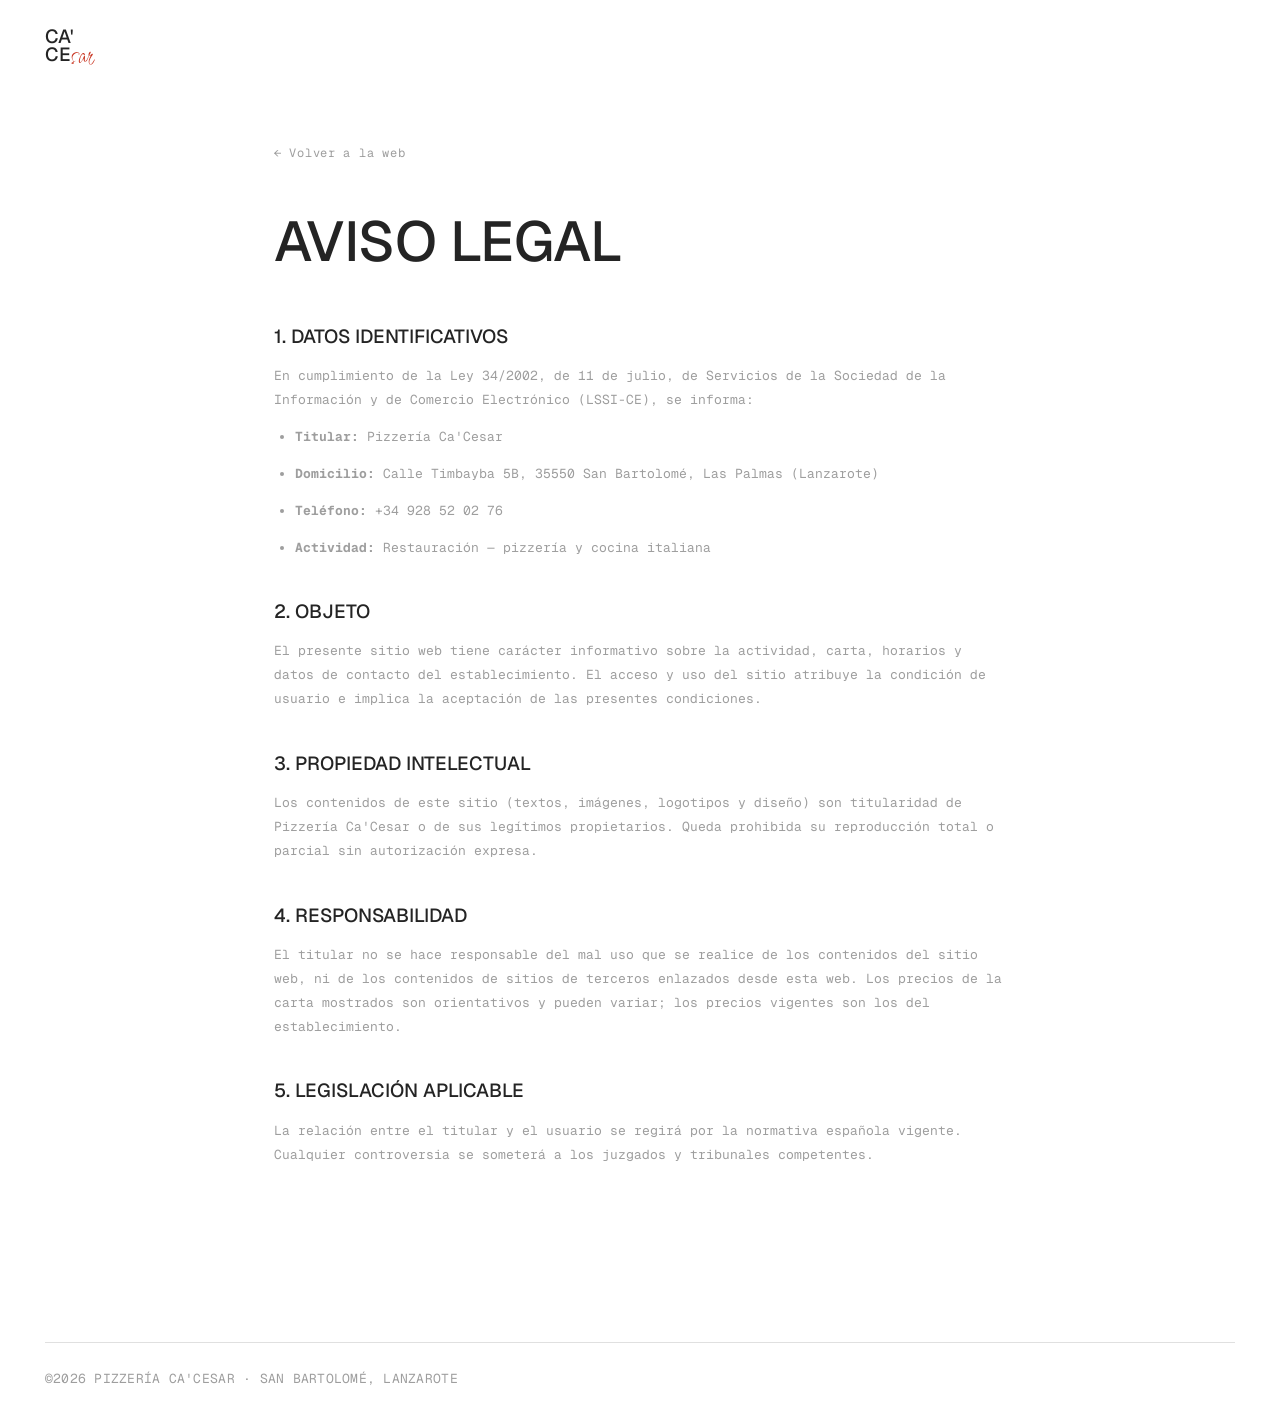
<file: aviso-legal.html>
<!DOCTYPE html>
<html lang="es">
<head>
  <meta charset="UTF-8">
  <meta name="viewport" content="width=device-width, initial-scale=1.0">

  <!-- Favicon (Google: imagen cuadrada, PNG/ICO/SVG, varios tamaños) -->
  <link rel="icon" href="/favicon.ico" sizes="32x32">
  <link rel="icon" type="image/svg+xml" href="/favicon.svg">
  <link rel="icon" type="image/png" sizes="16x16" href="/favicon-16x16.png">
  <link rel="icon" type="image/png" sizes="32x32" href="/favicon-32x32.png">
  <link rel="icon" type="image/png" sizes="48x48" href="/favicon-48x48.png">
  <link rel="apple-touch-icon" sizes="180x180" href="/apple-touch-icon.png">
  <link rel="manifest" href="/site.webmanifest">
  <meta name="theme-color" content="#c8321e">
  <title>Aviso Legal · Pizzería Ca'Cesar</title>
  <meta name="robots" content="noindex">
  <link rel="preconnect" href="https://fonts.googleapis.com">
  <link rel="preconnect" href="https://fonts.gstatic.com" crossorigin>
  <link href="https://fonts.googleapis.com/css2?family=Geist:wght@400;500;700&family=Geist+Mono:wght@400&family=Inspiration&display=swap" rel="stylesheet">
  <link rel="stylesheet" href="css/styles.css">
</head>
<body>
  <header class="nav">
    <a href="index.html" class="nav__logo" aria-label="Ca'Cesar — inicio">
      <span class="nav__logo-line">CA'</span>
      <span class="nav__logo-line">CE<em class="script">sar</em></span>
    </a>
  </header>
  <main class="legal">
    <a href="index.html" class="back">← Volver a la web</a>
    <h1>Aviso Legal</h1>

    <h2>1. Datos identificativos</h2>
    <p>En cumplimiento de la Ley 34/2002, de 11 de julio, de Servicios de la Sociedad de la Información y de Comercio Electrónico (LSSI-CE), se informa:</p>
    <ul>
      <li><strong>Titular:</strong> Pizzería Ca'Cesar</li>
      <li><strong>Domicilio:</strong> Calle Timbayba 5B, 35550 San Bartolomé, Las Palmas (Lanzarote)</li>
      <li><strong>Teléfono:</strong> +34 928 52 02 76</li>
      <li><strong>Actividad:</strong> Restauración — pizzería y cocina italiana</li>
    </ul>

    <h2>2. Objeto</h2>
    <p>El presente sitio web tiene carácter informativo sobre la actividad, carta, horarios y datos de contacto del establecimiento. El acceso y uso del sitio atribuye la condición de usuario e implica la aceptación de las presentes condiciones.</p>

    <h2>3. Propiedad intelectual</h2>
    <p>Los contenidos de este sitio (textos, imágenes, logotipos y diseño) son titularidad de Pizzería Ca'Cesar o de sus legítimos propietarios. Queda prohibida su reproducción total o parcial sin autorización expresa.</p>

    <h2>4. Responsabilidad</h2>
    <p>El titular no se hace responsable del mal uso que se realice de los contenidos del sitio web, ni de los contenidos de sitios de terceros enlazados desde esta web. Los precios de la carta mostrados son orientativos y pueden variar; los precios vigentes son los del establecimiento.</p>

    <h2>5. Legislación aplicable</h2>
    <p>La relación entre el titular y el usuario se regirá por la normativa española vigente. Cualquier controversia se someterá a los juzgados y tribunales competentes.</p>
  </main>
  <footer class="footer"><div class="footer__meta mono"><span>©2026 PIZZERÍA CA'CESAR · SAN BARTOLOMÉ, LANZAROTE</span></div></footer>
</body>
</html>
</file>
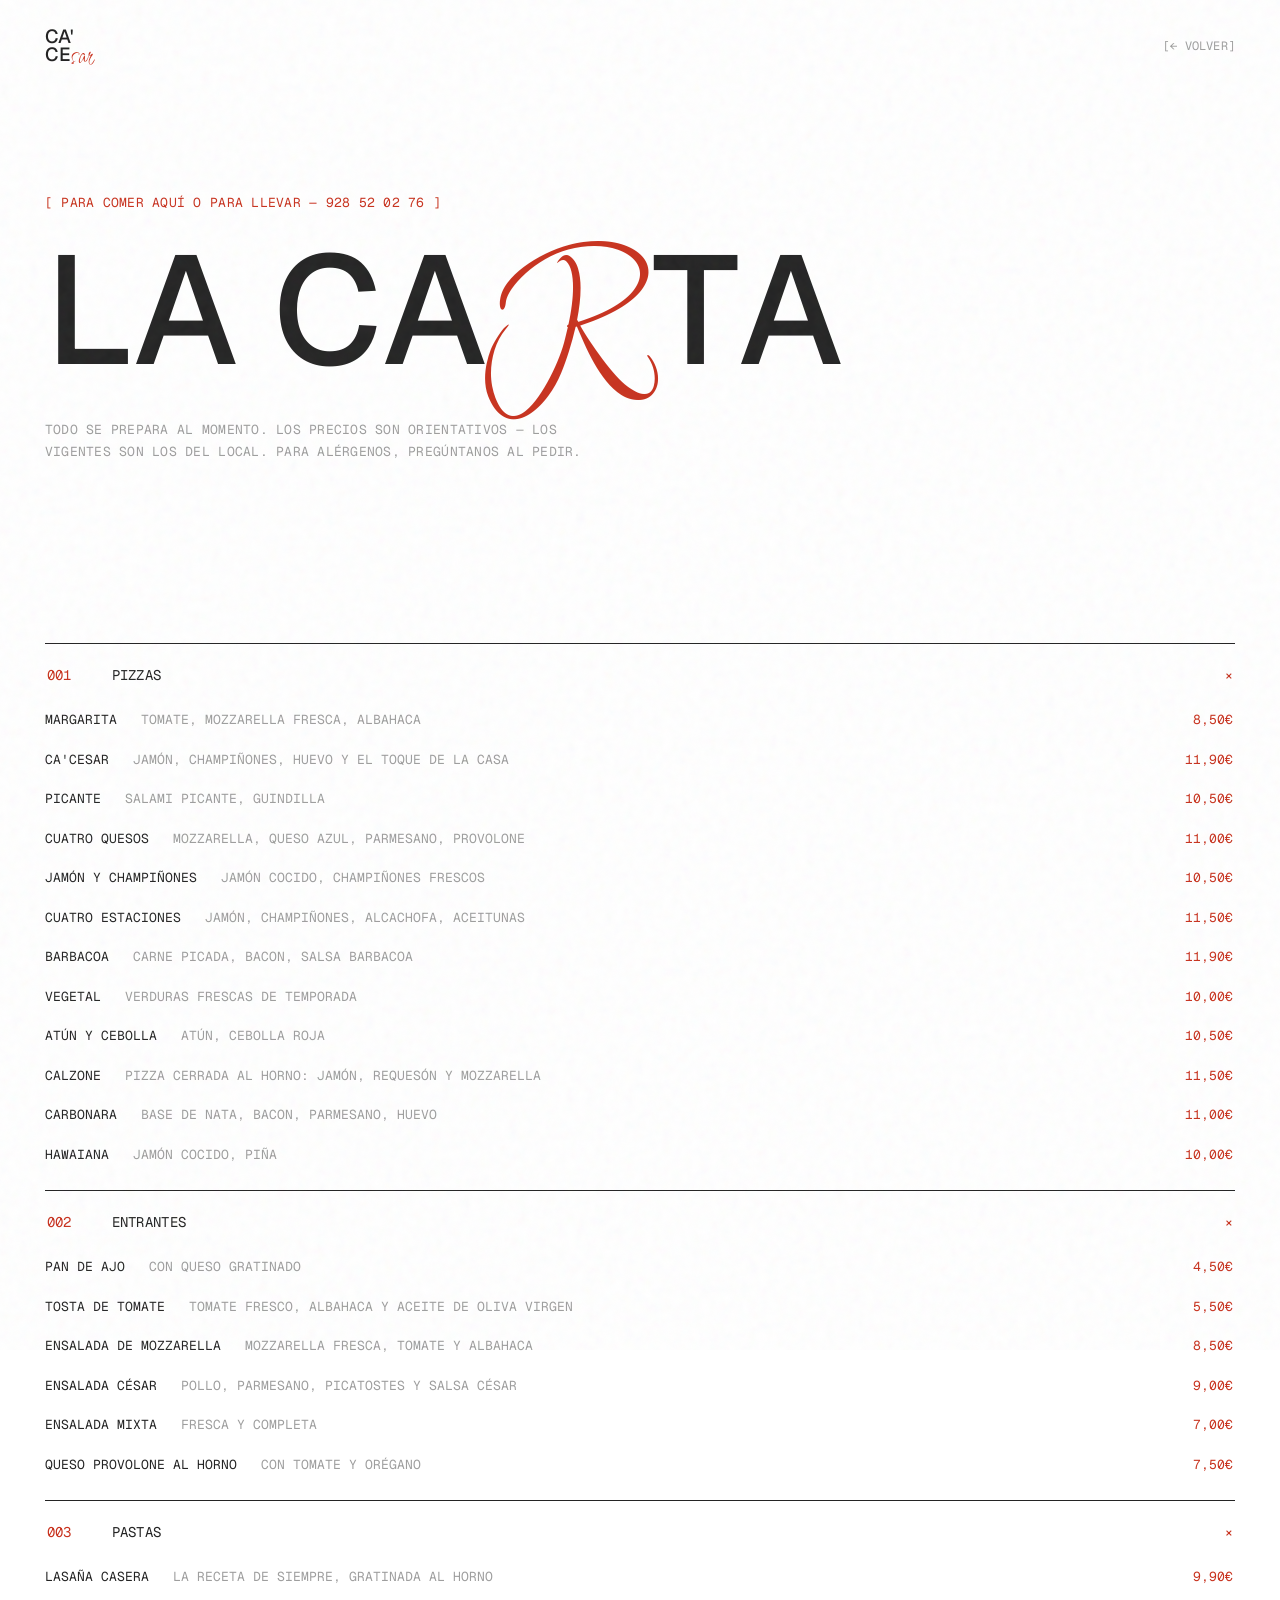
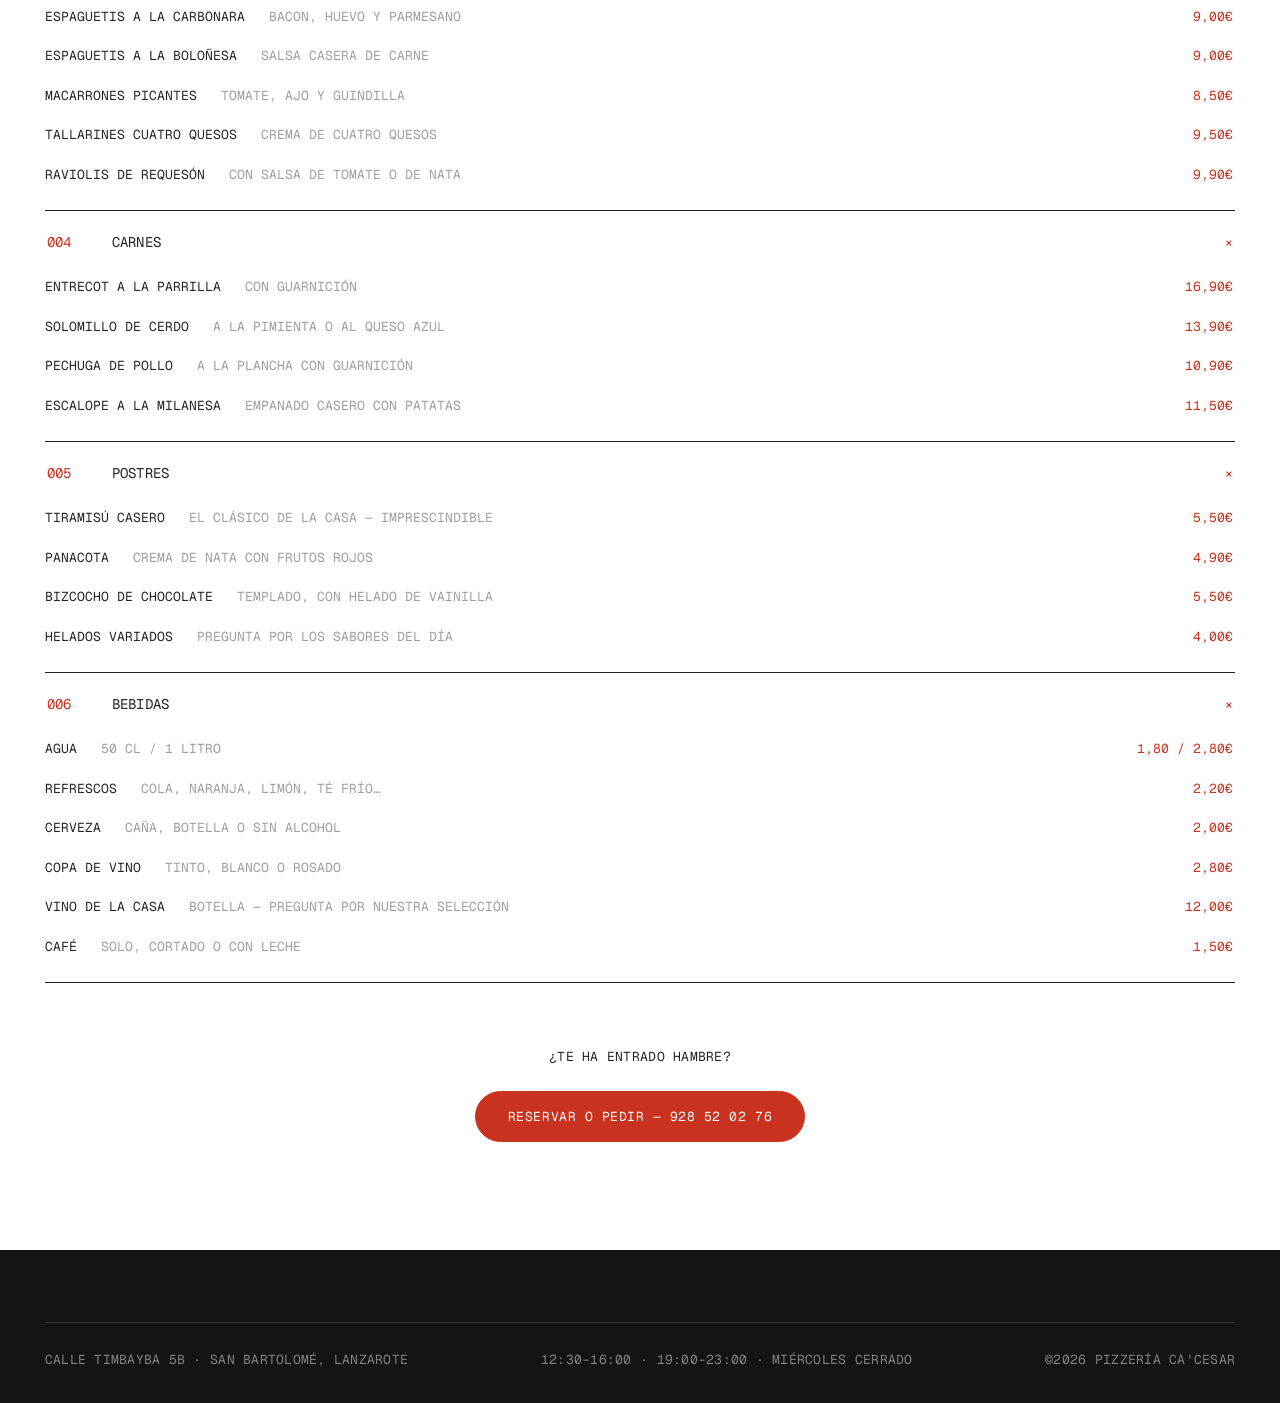
<file: carta.html>
<!DOCTYPE html>
<html lang="es">
<head>
  <meta charset="UTF-8">
  <meta name="viewport" content="width=device-width, initial-scale=1.0">

  <!-- Favicon (Google: imagen cuadrada, PNG/ICO/SVG, varios tamaños) -->
  <link rel="icon" href="/favicon.ico" sizes="32x32">
  <link rel="icon" type="image/svg+xml" href="/favicon.svg">
  <link rel="icon" type="image/png" sizes="16x16" href="/favicon-16x16.png">
  <link rel="icon" type="image/png" sizes="32x32" href="/favicon-32x32.png">
  <link rel="icon" type="image/png" sizes="48x48" href="/favicon-48x48.png">
  <link rel="apple-touch-icon" sizes="180x180" href="/apple-touch-icon.png">
  <link rel="manifest" href="/site.webmanifest">
  <meta name="theme-color" content="#c8321e">
  <title>La Carta · Pizzería Ca'Cesar · San Bartolomé, Lanzarote</title>
  <meta name="description" content="La carta completa de la Pizzería Ca'Cesar: pizzas artesanales, entrantes, pastas, carnes, postres y bebidas. Para comer en el local o para llevar. San Bartolomé, Lanzarote.">
  <link rel="canonical" href="https://www.pizzeriacacesar.com/carta.html">
  <link rel="preconnect" href="https://fonts.googleapis.com">
  <link rel="preconnect" href="https://fonts.gstatic.com" crossorigin>
  <link href="https://fonts.googleapis.com/css2?family=Geist:wght@300;400;500;600;700&family=Geist+Mono:wght@400;500&family=Inspiration&display=swap" rel="stylesheet">
  <link rel="stylesheet" href="css/styles.css">
</head>
<body class="is-loaded">

  <div class="grain" aria-hidden="true"></div>
  <div class="progress" id="progress" aria-hidden="true"></div>

  <header class="nav">
    <a href="index.html" class="nav__logo" aria-label="Ca'Cesar — inicio">
      <span class="nav__logo-line">CA'</span>
      <span class="nav__logo-line">CE<em class="script">sar</em></span>
    </a>
    <a href="index.html" class="hpage__back mono">[← VOLVER]</a>
  </header>

  <main class="hpage">

    <section class="hpage__hero">
      <p class="hpage__label mono" data-reveal>[ PARA COMER AQUÍ O PARA LLEVAR — 928 52 02 76 ]</p>
      <h1 class="hpage__title" aria-label="La Carta">
        <span data-reveal-letters>LA&nbsp;CA<em class="script">r</em>TA</span>
      </h1>
      <p class="hpage__intro mono" data-reveal>
        TODO SE PREPARA AL MOMENTO. LOS PRECIOS SON ORIENTATIVOS —
        LOS VIGENTES SON LOS DEL LOCAL. PARA ALÉRGENOS, PREGÚNTANOS AL PEDIR.
      </p>
    </section>

    <section class="services services--page">
      <div class="services__list" id="cartaList">
        <!-- Render automático desde js/menu-data.js -->
      </div>

      <div class="services__cta" data-reveal>
        <p class="mono">¿TE HA ENTRADO HAMBRE?</p>
        <a href="tel:+34928520276" class="btn-fill">RESERVAR O PEDIR — 928 52 02 76</a>
      </div>
    </section>

  </main>

  <footer class="footer">
    <div class="footer__meta mono">
      <span>CALLE TIMBAYBA 5B · SAN BARTOLOMÉ, LANZAROTE</span>
      <span>12:30–16:00 · 19:00–23:00 · MIÉRCOLES CERRADO</span>
      <span>©2026 PIZZERÍA CA'CESAR</span>
    </div>
  </footer>

  <script src="js/menu-data.js"></script>
  <script>
  /* Render de la carta + animaciones de la página (autónomo) */
  (() => {
    "use strict";
    const $$ = s => [...document.querySelectorAll(s)];

    // letras del título
    $$("[data-reveal-letters]").forEach(el => {
      const wrap = node => [...node.childNodes].forEach(ch => {
        if (ch.nodeType === 3) {
          const f = document.createDocumentFragment();
          [...ch.textContent].forEach(c => {
            const s = document.createElement("span");
            s.className = "L"; s.textContent = c === " " ? " " : c;
            f.appendChild(s);
          });
          node.replaceChild(f, ch);
        } else if (ch.nodeType === 1) wrap(ch);
      });
      wrap(el);
      [...el.querySelectorAll(".L")].forEach((l, i) => l.style.setProperty("--i", i));
    });

    // construir la carta desde menu-data.js
    const list = document.getElementById("cartaList");
    const cats = [
      ["pizzas", "PIZZAS"], ["entrantes", "ENTRANTES"], ["pastas", "PASTAS"],
      ["carnes", "CARNES"], ["postres", "POSTRES"], ["bebidas", "BEBIDAS"],
    ];
    list.innerHTML = cats.map(([key, label], i) => `
      <div class="svc-group" data-reveal data-side="${i % 2 ? "right" : "left"}">
        <button type="button" class="svc-group__head" aria-expanded="false">
          <span class="svc-group__num">00${i + 1}</span>
          <span class="svc-group__name">${label}</span>
          <span class="svc-group__toggle">+</span>
        </button>
        <div class="svc-group__items">
          ${window.CACESAR_MENU[key].map(it => `
            <div class="svc-item">
              <span class="svc-item__name">${it.name.toUpperCase()}</span>
              <span class="svc-item__desc">${it.desc.toUpperCase()}</span>
              <span class="svc-item__price">${it.price}€</span>
            </div>`).join("")}
        </div>
      </div>`).join("");

    // acordeón (todas las categorías abiertas de inicio en esta página)
    $$(".svc-group__head").forEach(head => {
      head.addEventListener("click", () => {
        const group = head.parentElement;
        const items = group.querySelector(".svc-group__items");
        const open = group.classList.toggle("is-open");
        head.setAttribute("aria-expanded", open);
        items.style.maxHeight = open ? items.scrollHeight + "px" : "0px";
      });
      head.click();
    });

    // observer de aparición
    const io = new IntersectionObserver(es => es.forEach(e => {
      if (e.isIntersecting) { e.target.classList.add("is-in"); io.unobserve(e.target); }
    }), { threshold: 0.1, rootMargin: "0px 0px -5% 0px" });
    $$("[data-reveal], [data-reveal-letters]").forEach(el => io.observe(el));

    // barra de progreso
    const bar = document.getElementById("progress");
    let t = false;
    addEventListener("scroll", () => {
      if (t) return; t = true;
      requestAnimationFrame(() => {
        const h = document.documentElement.scrollHeight - innerHeight;
        bar.style.width = `${(scrollY / Math.max(h, 1)) * 100}%`;
        t = false;
      });
    }, { passive: true });
  })();
  </script>
</body>
</html>
</file>
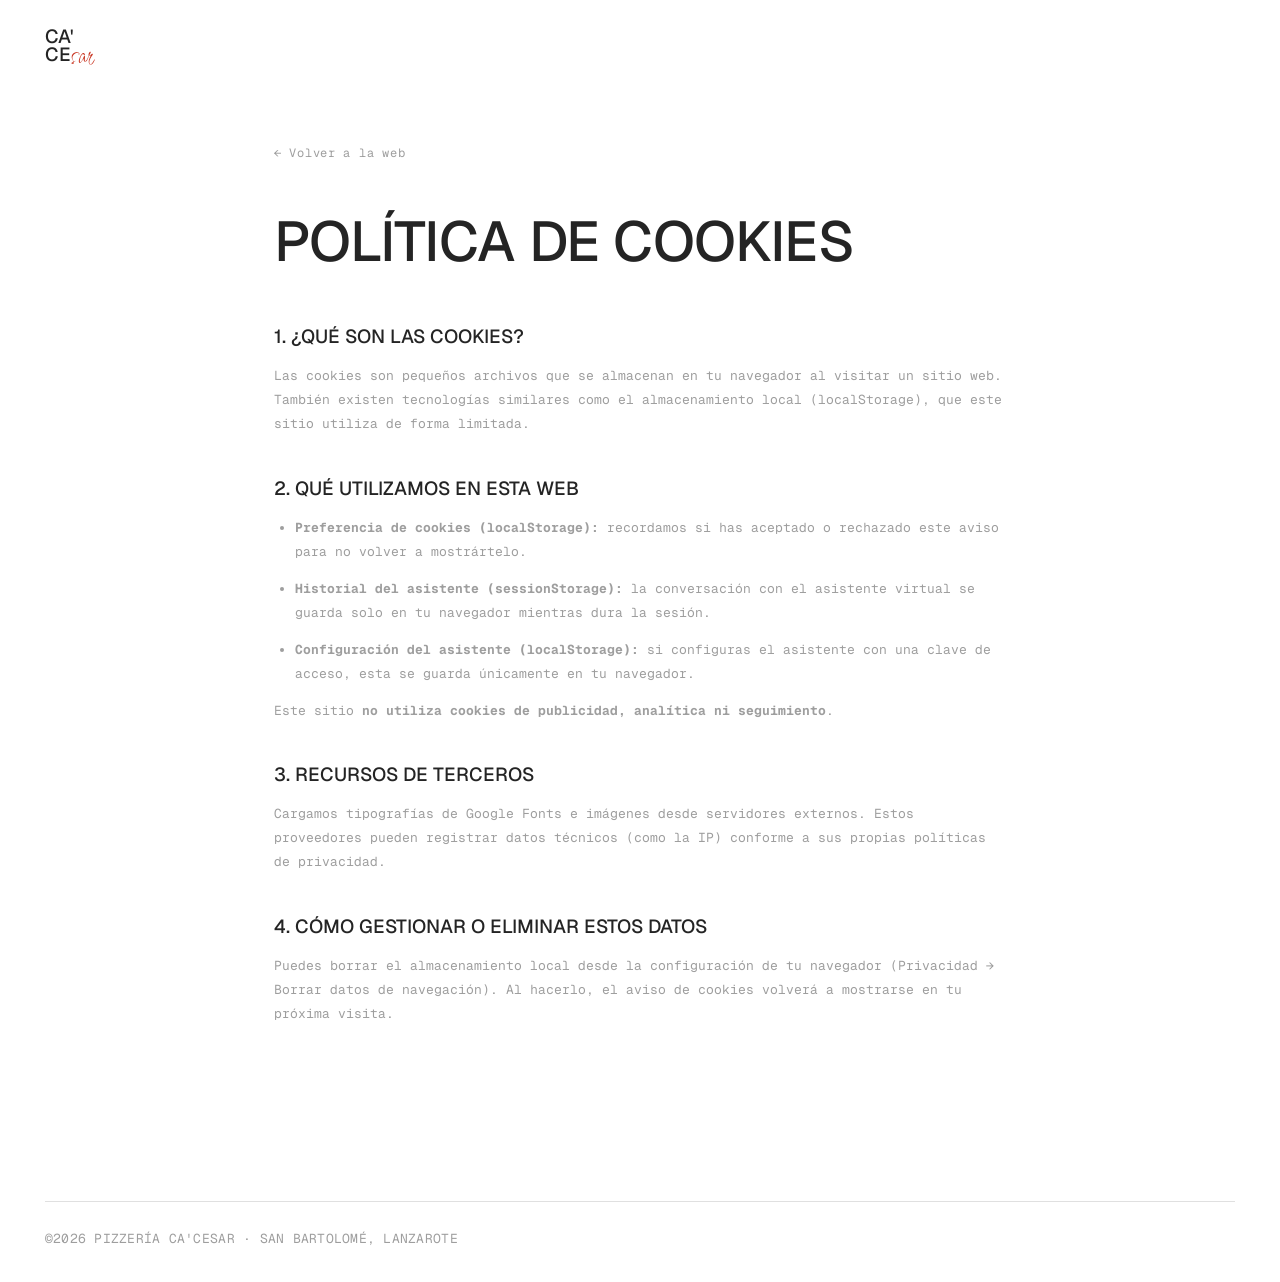
<file: cookies.html>
<!DOCTYPE html>
<html lang="es">
<head>
  <meta charset="UTF-8">
  <meta name="viewport" content="width=device-width, initial-scale=1.0">

  <!-- Favicon (Google: imagen cuadrada, PNG/ICO/SVG, varios tamaños) -->
  <link rel="icon" href="/favicon.ico" sizes="32x32">
  <link rel="icon" type="image/svg+xml" href="/favicon.svg">
  <link rel="icon" type="image/png" sizes="16x16" href="/favicon-16x16.png">
  <link rel="icon" type="image/png" sizes="32x32" href="/favicon-32x32.png">
  <link rel="icon" type="image/png" sizes="48x48" href="/favicon-48x48.png">
  <link rel="apple-touch-icon" sizes="180x180" href="/apple-touch-icon.png">
  <link rel="manifest" href="/site.webmanifest">
  <meta name="theme-color" content="#c8321e">
  <title>Política de Cookies · Pizzería Ca'Cesar</title>
  <meta name="robots" content="noindex">
  <link rel="preconnect" href="https://fonts.googleapis.com">
  <link rel="preconnect" href="https://fonts.gstatic.com" crossorigin>
  <link href="https://fonts.googleapis.com/css2?family=Geist:wght@400;500;700&family=Geist+Mono:wght@400&family=Inspiration&display=swap" rel="stylesheet">
  <link rel="stylesheet" href="css/styles.css">
</head>
<body>
  <header class="nav">
    <a href="index.html" class="nav__logo" aria-label="Ca'Cesar — inicio">
      <span class="nav__logo-line">CA'</span>
      <span class="nav__logo-line">CE<em class="script">sar</em></span>
    </a>
  </header>
  <main class="legal">
    <a href="index.html" class="back">← Volver a la web</a>
    <h1>Política de Cookies</h1>

    <h2>1. ¿Qué son las cookies?</h2>
    <p>Las cookies son pequeños archivos que se almacenan en tu navegador al visitar un sitio web. También existen tecnologías similares como el almacenamiento local (localStorage), que este sitio utiliza de forma limitada.</p>

    <h2>2. Qué utilizamos en esta web</h2>
    <ul>
      <li><strong>Preferencia de cookies (localStorage):</strong> recordamos si has aceptado o rechazado este aviso para no volver a mostrártelo.</li>
      <li><strong>Historial del asistente (sessionStorage):</strong> la conversación con el asistente virtual se guarda solo en tu navegador mientras dura la sesión.</li>
      <li><strong>Configuración del asistente (localStorage):</strong> si configuras el asistente con una clave de acceso, esta se guarda únicamente en tu navegador.</li>
    </ul>
    <p>Este sitio <strong>no utiliza cookies de publicidad, analítica ni seguimiento</strong>.</p>

    <h2>3. Recursos de terceros</h2>
    <p>Cargamos tipografías de Google Fonts e imágenes desde servidores externos. Estos proveedores pueden registrar datos técnicos (como la IP) conforme a sus propias políticas de privacidad.</p>

    <h2>4. Cómo gestionar o eliminar estos datos</h2>
    <p>Puedes borrar el almacenamiento local desde la configuración de tu navegador (Privacidad → Borrar datos de navegación). Al hacerlo, el aviso de cookies volverá a mostrarse en tu próxima visita.</p>
  </main>
  <footer class="footer"><div class="footer__meta mono"><span>©2026 PIZZERÍA CA'CESAR · SAN BARTOLOMÉ, LANZAROTE</span></div></footer>
</body>
</html>
</file>
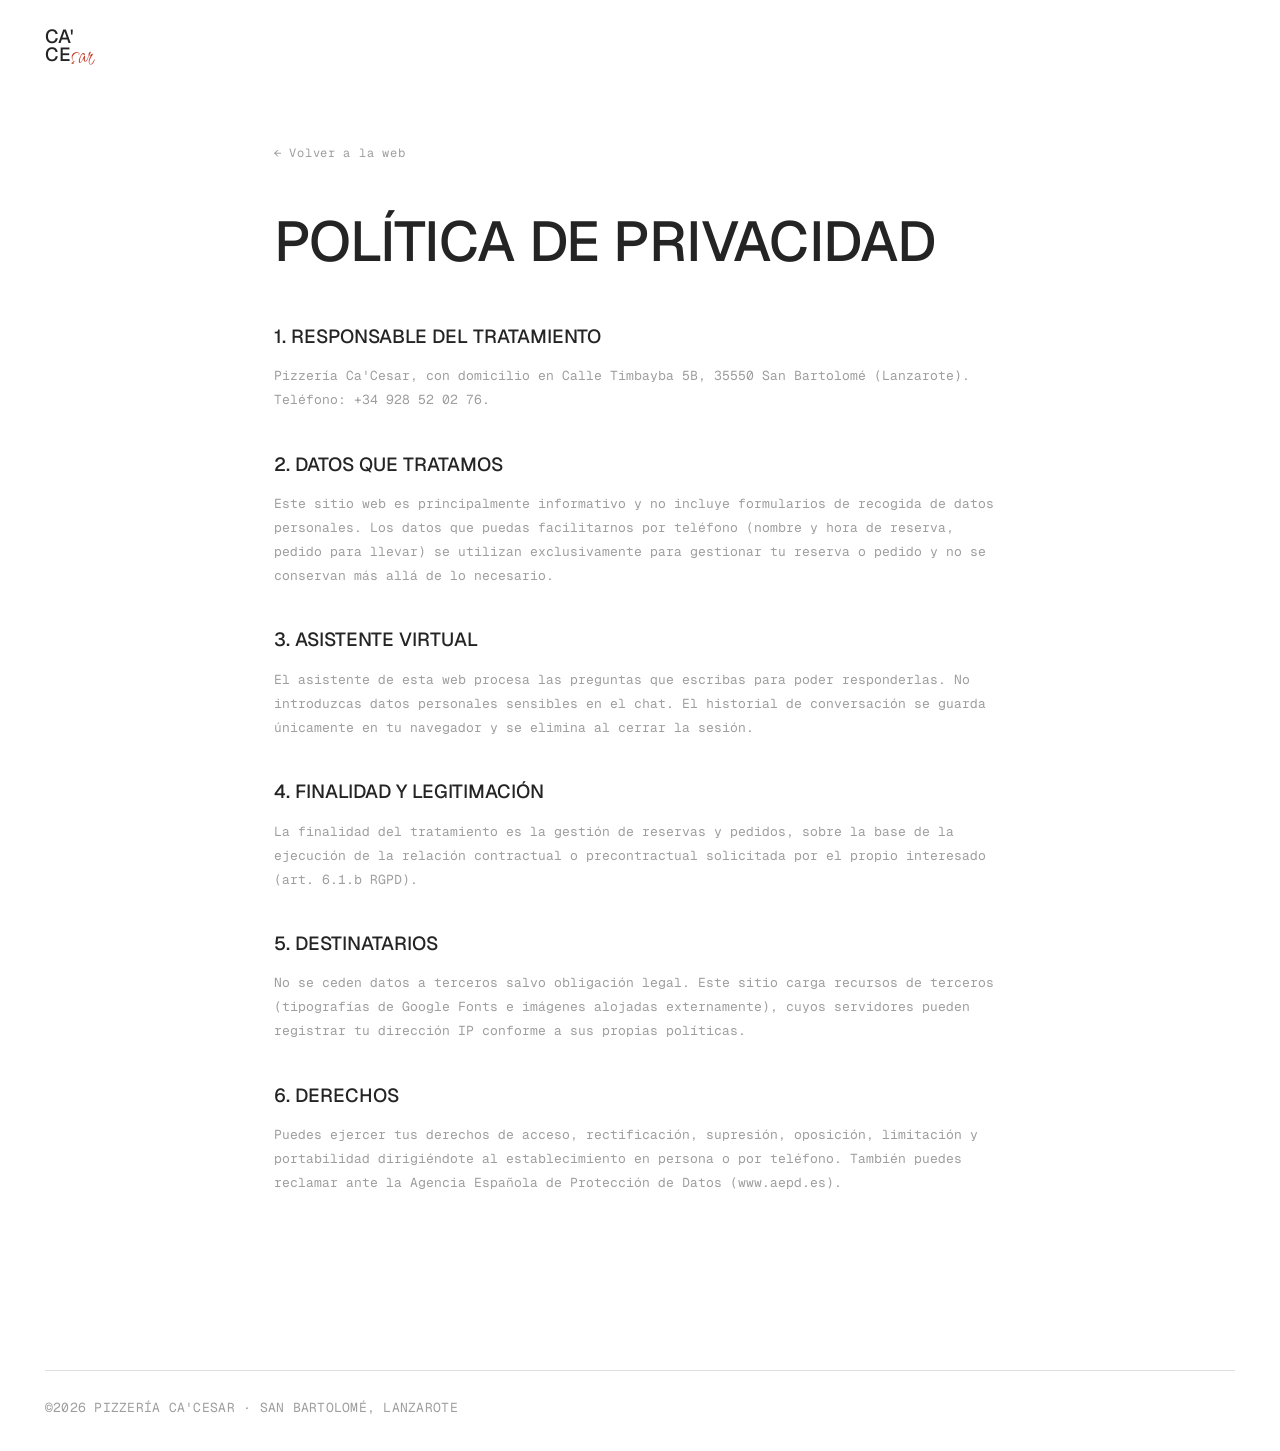
<file: privacidad.html>
<!DOCTYPE html>
<html lang="es">
<head>
  <meta charset="UTF-8">
  <meta name="viewport" content="width=device-width, initial-scale=1.0">

  <!-- Favicon (Google: imagen cuadrada, PNG/ICO/SVG, varios tamaños) -->
  <link rel="icon" href="/favicon.ico" sizes="32x32">
  <link rel="icon" type="image/svg+xml" href="/favicon.svg">
  <link rel="icon" type="image/png" sizes="16x16" href="/favicon-16x16.png">
  <link rel="icon" type="image/png" sizes="32x32" href="/favicon-32x32.png">
  <link rel="icon" type="image/png" sizes="48x48" href="/favicon-48x48.png">
  <link rel="apple-touch-icon" sizes="180x180" href="/apple-touch-icon.png">
  <link rel="manifest" href="/site.webmanifest">
  <meta name="theme-color" content="#c8321e">
  <title>Política de Privacidad · Pizzería Ca'Cesar</title>
  <meta name="robots" content="noindex">
  <link rel="preconnect" href="https://fonts.googleapis.com">
  <link rel="preconnect" href="https://fonts.gstatic.com" crossorigin>
  <link href="https://fonts.googleapis.com/css2?family=Geist:wght@400;500;700&family=Geist+Mono:wght@400&family=Inspiration&display=swap" rel="stylesheet">
  <link rel="stylesheet" href="css/styles.css">
</head>
<body>
  <header class="nav">
    <a href="index.html" class="nav__logo" aria-label="Ca'Cesar — inicio">
      <span class="nav__logo-line">CA'</span>
      <span class="nav__logo-line">CE<em class="script">sar</em></span>
    </a>
  </header>
  <main class="legal">
    <a href="index.html" class="back">← Volver a la web</a>
    <h1>Política de Privacidad</h1>

    <h2>1. Responsable del tratamiento</h2>
    <p>Pizzería Ca'Cesar, con domicilio en Calle Timbayba 5B, 35550 San Bartolomé (Lanzarote). Teléfono: +34 928 52 02 76.</p>

    <h2>2. Datos que tratamos</h2>
    <p>Este sitio web es principalmente informativo y no incluye formularios de recogida de datos personales. Los datos que puedas facilitarnos por teléfono (nombre y hora de reserva, pedido para llevar) se utilizan exclusivamente para gestionar tu reserva o pedido y no se conservan más allá de lo necesario.</p>

    <h2>3. Asistente virtual</h2>
    <p>El asistente de esta web procesa las preguntas que escribas para poder responderlas. No introduzcas datos personales sensibles en el chat. El historial de conversación se guarda únicamente en tu navegador y se elimina al cerrar la sesión.</p>

    <h2>4. Finalidad y legitimación</h2>
    <p>La finalidad del tratamiento es la gestión de reservas y pedidos, sobre la base de la ejecución de la relación contractual o precontractual solicitada por el propio interesado (art. 6.1.b RGPD).</p>

    <h2>5. Destinatarios</h2>
    <p>No se ceden datos a terceros salvo obligación legal. Este sitio carga recursos de terceros (tipografías de Google Fonts e imágenes alojadas externamente), cuyos servidores pueden registrar tu dirección IP conforme a sus propias políticas.</p>

    <h2>6. Derechos</h2>
    <p>Puedes ejercer tus derechos de acceso, rectificación, supresión, oposición, limitación y portabilidad dirigiéndote al establecimiento en persona o por teléfono. También puedes reclamar ante la Agencia Española de Protección de Datos (www.aepd.es).</p>
  </main>
  <footer class="footer"><div class="footer__meta mono"><span>©2026 PIZZERÍA CA'CESAR · SAN BARTOLOMÉ, LANZAROTE</span></div></footer>
</body>
</html>
</file>
<file: css/styles.css>
/* ═══════════════════════════════════════════════════════════
   CA'CESAR · Sistema de diseño
   Blanco + tinta #242424 + rojo salsa · Geist / Geist Mono /
   Inspiration (script). Hero tipo vídeo, entradas laterales,
   marquesinas de reseñas, Cesarino flotante.
   ═══════════════════════════════════════════════════════════ */

:root {
  --bg: #ffffff;
  --cream: #f7f2e9;
  --ink: #242424;
  --gray: #9e9e9e;
  --line: #e0e0e0;
  --soft: #f5f5f5;
  --accent: #c8321e;
  --accent-soft: #e04a35;
  --black: #161412;
  --sans: "Geist", sans-serif;
  --mono: "Geist Mono", monospace;
  --script: "Inspiration", cursive;
  --spring: cubic-bezier(0.16, 1, 0.3, 1);
}

* { margin: 0; padding: 0; box-sizing: border-box; }

html { scroll-behavior: smooth; }

body {
  background: var(--bg);
  color: var(--ink);
  font-family: var(--sans);
  font-weight: 400;
  line-height: 1.5;
  overflow-x: hidden;
  -webkit-font-smoothing: antialiased;
}

img { display: block; max-width: 100%; }
a { color: inherit; text-decoration: none; }
button { font-family: inherit; background: none; border: none; cursor: pointer; color: inherit; }

.mono {
  font-family: var(--mono);
  font-size: 13px;
  letter-spacing: 0.02em;
  line-height: 1.7;
}

.script {
  font-family: var(--script);
  font-style: normal;
  font-weight: 400;
  font-size: 1.18em;
  line-height: 0;
  vertical-align: -0.06em;
  letter-spacing: 0;
}

h1 .script, h2 .script, .footer__big .script { color: var(--accent); }
.accent { color: var(--accent); }

::selection { background: var(--accent); color: #fff; }

/* ── Grano/ruido sutil ────────────────────────────────────── */
.grain {
  position: fixed; inset: -50%;
  width: 200%; height: 200%;
  pointer-events: none; z-index: 3;
  background-image: url("data:image/svg+xml,%3Csvg viewBox='0 0 250 250' xmlns='http://www.w3.org/2000/svg'%3E%3Cfilter id='n'%3E%3CfeTurbulence type='fractalNoise' baseFrequency='0.75' numOctaves='2' stitchTiles='stitch'/%3E%3C/filter%3E%3Crect width='100%25' height='100%25' filter='url(%23n)'/%3E%3C/svg%3E");
  opacity: 0.05;
  animation: grain 0.9s steps(4) infinite;
}
@keyframes grain {
  0% { transform: translate(0, 0); }
  25% { transform: translate(-2%, 3%); }
  50% { transform: translate(3%, -2%); }
  75% { transform: translate(-3%, -3%); }
  100% { transform: translate(2%, 2%); }
}

/* ── Barra de progreso ────────────────────────────────────── */
.progress {
  position: fixed; top: 0; left: 0; z-index: 70;
  height: 2px; width: 0%;
  background: var(--accent);
}

/* ── Preloader ────────────────────────────────────────────── */
.loader {
  position: fixed; inset: 0; z-index: 100;
  background: var(--black);
  display: flex; align-items: center; justify-content: center;
  transition: opacity 0.7s ease, visibility 0.7s;
}
.loader.is-done { opacity: 0; visibility: hidden; }
.loader__count {
  font-family: var(--mono);
  font-size: 20px;
  color: #e0e0e0;
  letter-spacing: 0.05em;
}

/* ── Springs de entrada ───────────────────────────────────── */
.intro { opacity: 0.001; }
.intro--nav   { transform: translateY(-75px); }
.intro--title { transform: translateY(70px); }
.intro--tag   { transform: translateY(70px); }
body.is-loaded .intro { opacity: 1; transform: translateY(0); }
body.is-loaded .intro--nav   { transition: opacity 1.2s var(--spring) 0.15s, transform 1.2s var(--spring) 0.15s; }
body.is-loaded .intro--title { transition: opacity 1.2s var(--spring) 0.25s, transform 1.2s var(--spring) 0.25s; }
body.is-loaded .intro--tag   { transition: opacity 1.2s var(--spring) 0.45s, transform 1.2s var(--spring) 0.45s; }

/* ── Reveals de scroll ────────────────────────────────────── */
[data-reveal] {
  opacity: 0; transform: translateY(50px);
  transition: opacity 1.1s var(--spring), transform 1.1s var(--spring);
}
/* entradas laterales: llegan de los lados, ligeramente giradas */
[data-side="left"]  { transform: translate(-72px, 34px) rotate(-1.6deg); }
[data-side="right"] { transform: translate(72px, 34px) rotate(1.6deg); }
[data-reveal].is-in { opacity: 1; transform: none; }

[data-reveal-letters] .L {
  display: inline-block;
  opacity: 0; transform: translateY(0.35em);
  transition: opacity 0.7s var(--spring), transform 0.7s var(--spring);
  transition-delay: calc(var(--i) * 45ms);
}
[data-reveal-letters].is-in .L { opacity: 1; transform: none; }

[data-fill] .w { color: var(--line); transition: color 0.35s linear; }
[data-fill] .w.on { color: var(--ink); }

/* Cortinilla de imagen (el recorte va en la imagen interior:
   recortar el elemento observado deja al observer con ratio 0) */
[data-clip] { overflow: hidden; }
[data-clip] img {
  clip-path: inset(100% 0 0 0);
  transform: scale(1.15);
  transition: clip-path 1.2s var(--spring), transform 1.4s var(--spring);
}
[data-clip].is-in img { clip-path: inset(0 0 0 0); transform: scale(1); }

/* ── Botones ──────────────────────────────────────────────── */
.btn-line, .btn-fill {
  font-family: var(--mono); font-size: 13px; letter-spacing: 0.04em;
  padding: 15px 32px;
  border-radius: 999px;
  display: inline-block;
  transition: background 0.3s, color 0.3s, border-color 0.3s, transform 0.3s var(--spring);
}
.btn-line { border: 1px solid var(--ink); }
.btn-line:hover { background: var(--ink); color: var(--bg); transform: translateY(-2px); }
.btn-fill { background: var(--accent); color: #fff; border: 1px solid var(--accent); }
.btn-fill:hover { background: var(--accent-soft); border-color: var(--accent-soft); transform: translateY(-2px); }
.btn-line--light { border-color: rgba(247, 242, 233, 0.65); color: var(--cream); }
.btn-line--light:hover { background: var(--cream); color: var(--ink); border-color: var(--cream); }

/* ── Nav ──────────────────────────────────────────────────── */
.nav {
  position: fixed; top: 0; left: 0; right: 0; z-index: 50;
  display: flex; align-items: flex-start; justify-content: space-between;
  padding: 28px clamp(20px, 3.5vw, 48px);
}
.nav__logo { display: flex; flex-direction: column; line-height: 0.95; }
.nav__logo-line { font-size: 19px; font-weight: 500; letter-spacing: 0.01em; transition: color 0.4s; }
.nav__logo-line .script { font-size: 1.5em; color: var(--accent); }
.nav__burger {
  width: 44px; height: 30px;
  display: flex; flex-direction: column; justify-content: center; gap: 8px;
  align-items: flex-end;
}
.nav__burger span {
  display: block; height: 1.5px; background: var(--ink);
  width: 44px;
  transition: transform 0.45s var(--spring), width 0.3s, background 0.4s;
}
.nav__burger:hover span:last-child { width: 30px; background: var(--accent); }
.nav__burger.is-open span:first-child { transform: translateY(4.75px) rotate(45deg); }
.nav__burger.is-open span:last-child { transform: translateY(-4.75px) rotate(-45deg); width: 44px; }
.nav--light .nav__logo-line { color: var(--cream); }
.nav--light .nav__burger span { background: var(--cream); }

/* ── Menú overlay ─────────────────────────────────────────── */
.menu {
  position: fixed; inset: 0; z-index: 40;
  background: var(--bg);
  display: flex; flex-direction: column; justify-content: center;
  padding: 0 clamp(20px, 6vw, 80px);
  clip-path: inset(0 0 100% 0);
  transition: clip-path 0.8s var(--spring);
}
.menu.is-open { clip-path: inset(0 0 0% 0); }
.menu__links { display: flex; flex-direction: column; }
.menu__links a {
  display: flex; align-items: baseline; gap: 1.2rem;
  padding: 0.35em 0;
  font-size: clamp(34px, 6.5vw, 64px);
  font-weight: 500; letter-spacing: -0.01em;
  border-bottom: 1px solid var(--line);
  opacity: 0; transform: translateY(30px);
  transition: opacity 0.6s var(--spring), transform 0.6s var(--spring), color 0.25s, padding-left 0.35s var(--spring);
}
.menu.is-open .menu__links a { opacity: 1; transform: none; }
.menu__links a:hover { color: var(--accent); padding-left: 14px; }
.menu__links .mono { color: var(--gray); }
.menu__footer {
  position: absolute; bottom: 32px; left: clamp(20px, 6vw, 80px); right: clamp(20px, 6vw, 80px);
  display: flex; justify-content: space-between; gap: 1rem; flex-wrap: wrap;
  color: var(--gray);
}
.menu__footer a { color: var(--accent); }

/* ── Hero: vídeo del horno + transición iris ──────────────── */
.hero { height: 230vh; position: relative; }
.hero__sticky {
  position: sticky; top: 0;
  height: 100vh; height: 100svh;
  overflow: hidden;
  background: var(--black);
}

/* capa que el iris descubre al cerrarse sobre el vídeo */
.hero__after {
  position: absolute; inset: 0;
  background:
    radial-gradient(ellipse 60% 55% at 50% 45%, rgba(200, 50, 30, 0.12), transparent),
    var(--cream);
  display: flex; flex-direction: column; align-items: center; justify-content: center;
  gap: 1.6rem;
  text-align: center;
  padding: 0 20px;
}
.hero__after-script {
  font-size: clamp(90px, 20vw, 280px);
  color: var(--accent);
  line-height: 1;
  opacity: 0;
  will-change: opacity, transform;
}
.hero__after-sub { color: var(--ink); opacity: 0; will-change: opacity, transform; }

/* el vídeo vive dentro del iris (clip-path circular) */
.hero__vidwrap {
  position: absolute; inset: 0;
  z-index: 1;
  clip-path: circle(141% at 50% 50%);
  will-change: clip-path;
}
.hero__video {
  width: 100%; height: 100%;
  object-fit: cover;
  transform: scale(1.05);
  will-change: transform;
}

/* letterbox de cine: se abre como un diafragma tras el preloader */
.hero__bar {
  position: absolute; left: 0; right: 0;
  height: 50.5vh;
  background: #000;
  z-index: 4;
  display: flex; align-items: center; justify-content: center;
  overflow: hidden;
  transition: height 1.5s var(--spring) 0.2s;
}
.hero__bar--top { top: 0; }
.hero__bar--bottom { bottom: 0; }
body.is-loaded .hero__bar { height: 26px; }
.hero__timecode {
  display: flex; align-items: center; gap: 8px;
  font-size: 10px;
  letter-spacing: 0.18em;
  color: rgba(247, 242, 233, 0.75);
  white-space: nowrap;
}
.hero__rec {
  width: 7px; height: 7px; border-radius: 50%;
  background: var(--accent-soft);
  animation: recBlink 1.2s steps(1) infinite;
}
@keyframes recBlink { 50% { opacity: 0.15; } }
.hero__shade {
  position: absolute; inset: 0;
  background: linear-gradient(180deg,
    rgba(16, 14, 11, 0.55),
    rgba(16, 14, 11, 0.22) 42%,
    rgba(16, 14, 11, 0.68));
}
.hero__content {
  position: absolute; inset: 0;
  z-index: 3;
  display: flex; flex-direction: column; align-items: center; justify-content: center;
  text-align: center;
  color: var(--cream);
  padding: 0 20px;
  will-change: opacity, transform;
}
.hero__badge { color: var(--accent-soft); margin-bottom: clamp(18px, 3vh, 30px); }
.hero__title {
  font-weight: 500;
  font-size: clamp(72px, 12.5vw, 180px);
  line-height: 0.92;
  letter-spacing: -0.015em;
}
.hero__title-line { display: block; }
.hero__title .script { font-size: 1.22em; color: var(--accent-soft); }
.hero__tag {
  margin-top: clamp(20px, 3.5vh, 34px);
  font-size: 14px;
  color: rgba(247, 242, 233, 0.78);
}
.hero__actions {
  display: flex; gap: 14px; flex-wrap: wrap; justify-content: center;
  margin-top: clamp(22px, 4vh, 36px);
}
.hero__hud {
  position: absolute; left: clamp(20px, 3.5vw, 48px); right: clamp(20px, 3.5vw, 48px); bottom: 40px;
  z-index: 3;
  display: flex; align-items: center; justify-content: space-between; gap: clamp(14px, 3vw, 32px);
  color: rgba(247, 242, 233, 0.85);
  font-size: 12px;
  will-change: opacity;
}
.hero__caption { flex: 1; min-width: 0; white-space: nowrap; overflow: hidden; text-overflow: ellipsis; }
.hero__caption.is-swap { animation: capSwap 0.5s var(--spring); }
@keyframes capSwap { from { opacity: 0; transform: translateY(10px); } }
.hero__state { display: flex; gap: 14px; white-space: nowrap; }
#heroStatus { color: var(--accent-soft); }
/* progreso segmentado por escenas (clicable, estilo editor) */
.hero__segments { display: flex; gap: 8px; }
.hero__segments button {
  width: clamp(28px, 4vw, 52px);
  height: 16px;
  position: relative;
  cursor: pointer;
}
.hero__segments button::before {
  content: "";
  position: absolute; left: 0; right: 0; top: 7px;
  height: 2px;
  background: rgba(247, 242, 233, 0.25);
  transition: background 0.3s;
}
.hero__segments button:hover::before { background: rgba(247, 242, 233, 0.5); }
.hero__segments button i {
  position: absolute; left: 0; top: 7px;
  height: 2px; width: 0%;
  background: var(--accent-soft);
}
.hero__count { white-space: nowrap; color: rgba(247, 242, 233, 0.6); }
.hero__count #heroIndex { color: var(--cream); }
.hero__scroll {
  position: absolute; right: clamp(20px, 3.5vw, 48px); bottom: 78px;
  z-index: 3;
  display: flex; flex-direction: column; align-items: center; gap: 8px;
  font-size: 10px; letter-spacing: 0.3em;
  color: rgba(247, 242, 233, 0.6);
}
.hero__scroll i {
  width: 1px; height: 42px;
  background: rgba(247, 242, 233, 0.25);
  position: relative; overflow: hidden;
}
.hero__scroll i::after {
  content: ""; position: absolute; top: -50%; left: 0; width: 100%; height: 50%;
  background: var(--accent-soft);
  animation: scrollHint 1.8s var(--spring) infinite;
}
@keyframes scrollHint { to { top: 110%; } }

/* ── Statement ────────────────────────────────────────────── */
.statement {
  padding: clamp(110px, 16vh, 190px) clamp(20px, 3.5vw, 48px);
  max-width: 1100px; margin: 0 auto;
}
.statement__text { font-size: clamp(15px, 1.8vw, 19px); line-height: 1.9; text-transform: uppercase; }
.statement__badge { margin-top: 3rem; color: var(--accent); }

/* ── Títulos de sección gigantes ──────────────────────────── */
.works__heading, .services__heading, .method__heading {
  font-weight: 500;
  font-size: clamp(56px, 10vw, 132px);
  line-height: 1;
  letter-spacing: -0.01em;
  text-transform: uppercase;
  margin-bottom: clamp(28px, 5vh, 56px);
}
.works__heading .script, .services__heading .script, .method__heading .script { font-size: 1.2em; }

/* ── La Carta ─────────────────────────────────────────────── */
.services { padding: clamp(80px, 12vh, 140px) clamp(20px, 3.5vw, 48px); }
.services__label { color: var(--accent); margin-bottom: 2rem; }
.services__list { border-top: 1px solid var(--ink); }
.svc-group { border-bottom: 1px solid var(--ink); }
.svc-group__head {
  width: 100%;
  display: flex; align-items: baseline; gap: 2.5rem;
  padding: 22px 2px;
  text-align: left;
  font-family: var(--mono); font-size: 14px; letter-spacing: 0.02em;
  transition: padding-left 0.35s var(--spring);
}
.svc-group__head:hover { padding-left: 12px; }
.svc-group__num { color: var(--accent); }
.svc-group__name { flex: 1; text-transform: uppercase; }
.svc-group__toggle { color: var(--gray); transition: transform 0.4s var(--spring), color 0.3s; display: inline-block; }
.svc-group.is-open .svc-group__toggle { transform: rotate(45deg); color: var(--accent); }
.svc-group__items { max-height: 0; overflow: hidden; transition: max-height 0.6s var(--spring); }
.svc-item {
  display: flex; align-items: baseline; gap: 1.5rem;
  padding: 10px 2px 10px 0;
  font-family: var(--mono); font-size: 13px;
  color: var(--gray);
}
.svc-item:first-child { padding-top: 4px; }
.svc-item:last-child { padding-bottom: 26px; }
.svc-item__name { color: var(--ink); white-space: nowrap; }
.svc-item__desc { flex: 1; }
.svc-item__price { white-space: nowrap; color: var(--accent); }
.services__cta {
  margin-top: clamp(40px, 7vh, 70px);
  display: flex; flex-direction: column; align-items: center; gap: 1.4rem;
  text-align: center;
}

/* ── Le Pizze: compacta, imágenes entrando de los lados ───── */
.works {
  padding: clamp(80px, 12vh, 140px) clamp(20px, 3.5vw, 48px) 50px;
  background: var(--cream);
  border-top: 1px solid var(--ink);
  border-bottom: 1px solid var(--ink);
}
.works__label { color: var(--accent); margin-bottom: 2.4rem; }
.work {
  display: grid;
  grid-template-columns: repeat(12, 1fr);
  gap: clamp(16px, 2.5vw, 36px);
  align-items: center;
  padding: clamp(18px, 3vh, 26px) 0;
  border-bottom: 1px solid var(--ink);
}
.work:first-of-type { border-top: 1px solid var(--ink); }
.work__media {
  grid-column: 1 / 5;
  position: relative;
  border-radius: 14px;
  transform: perspective(900px) rotateX(0deg) rotateY(0deg) scale3d(1, 1, 1);
  transition: transform 0.15s ease-out, box-shadow 0.4s;
  will-change: transform;
}
.work:nth-of-type(even) .work__media { grid-column: 9 / -1; order: 2; }
.work__media img {
  width: 100%;
  aspect-ratio: 16/9;
  object-fit: cover;
  border-radius: inherit;
  transform: scale(1.04) translateY(var(--py, 0));
  will-change: transform;
  transition: clip-path 1.2s var(--spring);
}
.work__media:hover img { transform: scale(1.1) translateY(var(--py, 0)); }

/* Efecto 3D (tarjeta que se inclina hacia el cursor) — solo con ratón */
.work__media.is-3d-hover {
  box-shadow: 0 32px 60px -24px rgba(18, 16, 13, 0.4);
}
.work__media__glare {
  position: absolute; inset: 0;
  border-radius: inherit;
  background: radial-gradient(circle at var(--glare-x, 50%) var(--glare-y, 50%), rgba(255, 255, 255, 0.4), transparent 55%);
  opacity: 0;
  transition: opacity 0.3s;
  pointer-events: none;
}
.work__media.is-3d-hover .work__media__glare { opacity: 1; }
.work__info {
  grid-column: 5 / -1;
  display: grid;
  grid-template-columns: 46px 1fr auto;
  grid-template-areas: "num name price" "num desc price";
  align-items: baseline;
  column-gap: clamp(14px, 2vw, 28px);
}
.work:nth-of-type(even) .work__info { grid-column: 1 / 9; order: 1; }
.work__num { grid-area: num; color: var(--accent); }
.work__name {
  grid-area: name;
  font-size: clamp(20px, 2.6vw, 30px);
  font-weight: 500;
  line-height: 1.1;
}
.work__name .script { font-size: 1em; }
.work__desc { grid-area: desc; color: var(--gray); }
.work__price { grid-area: price; color: var(--accent); font-size: 15px; }
.works__cta {
  display: flex; justify-content: space-between; align-items: baseline; gap: 1rem; flex-wrap: wrap;
  padding-top: 1.8rem;
}
.link-accent { color: var(--accent); border-bottom: 1px solid transparent; transition: border-color 0.3s; }
.link-accent:hover { border-color: var(--accent); }

/* ── Il Metodo: línea de tiempo fluida ────────────────────── */
.method { padding: clamp(90px, 14vh, 160px) clamp(20px, 3.5vw, 48px); }
.method__flow { position: relative; }
.method__line {
  position: absolute; top: 5px; left: 0; right: 0;
  height: 2px;
  background: var(--line);
}
.method__line i {
  display: block; height: 100%; width: 0%;
  background: var(--accent);
  transition: width 0.2s linear;
}
.method__steps {
  list-style: none;
  display: grid;
  grid-template-columns: repeat(4, 1fr);
  gap: clamp(16px, 3vw, 40px);
}
.method__step { padding-top: 34px; position: relative; }
.method__dot {
  position: absolute; top: 0; left: 0;
  width: 12px; height: 12px; border-radius: 50%;
  background: var(--bg);
  border: 2px solid var(--accent);
  transition: background 0.4s;
}
.method__step.is-in .method__dot { background: var(--accent); }
.method__num { color: var(--accent); display: block; margin-bottom: 0.5rem; }
.method__step h4 {
  font-size: clamp(20px, 2.4vw, 28px);
  font-weight: 500;
  margin-bottom: 0.4rem;
  text-transform: uppercase;
}
.method__step p { color: var(--gray); }
.method__claim {
  margin-top: clamp(48px, 9vh, 90px);
  font-size: clamp(18px, 2.4vw, 24px);
  text-transform: uppercase;
  max-width: 900px;
  line-height: 1.5;
}

/* ── Le Pizze: intro + botón gigante hacia la carta ───────── */
.works__intro {
  max-width: 760px;
  margin-bottom: 2.6rem;
  font-size: 14px;
  text-transform: uppercase;
}
.works__big {
  display: grid;
  grid-template-columns: 1fr auto;
  grid-template-areas: "label arrow" "note arrow";
  align-items: center;
  column-gap: 24px;
  margin-top: clamp(36px, 6vh, 56px);
  padding: clamp(24px, 4vh, 40px) clamp(24px, 4vw, 52px);
  border: 1px solid var(--ink);
  border-radius: 24px;
  background: var(--bg);
  transition: background 0.4s, color 0.4s, transform 0.4s var(--spring), border-color 0.4s;
}
.works__big-label {
  grid-area: label;
  font-size: clamp(26px, 4.6vw, 54px);
  font-weight: 500;
  letter-spacing: -0.01em;
}
.works__big-note { grid-area: note; color: var(--gray); margin-top: 6px; transition: color 0.4s; }
.works__big-arrow {
  grid-area: arrow;
  font-size: clamp(30px, 5vw, 56px);
  transition: transform 0.4s var(--spring);
}
.works__big:hover {
  background: var(--accent);
  border-color: var(--accent);
  color: #fff;
  transform: translateY(-3px);
}
.works__big:hover .works__big-note { color: rgba(255, 255, 255, 0.75); }
.works__big:hover .works__big-arrow { transform: translateX(12px); }

/* ── La Storia: cinta de fotogramas + índice de capítulos ──
   Misma paleta clara que el resto (cream, tinta, rojo) para que
   se sienta parte de la misma web, con el motivo de cine del hero
   (letterbox/timecode) continuado aquí en forma de filmstrip. ── */
.storyband {
  padding: clamp(90px, 14vh, 170px) 0;
  background: var(--cream);
  border-top: 1px solid var(--ink);
  border-bottom: 1px solid var(--ink);
  overflow: hidden;
}
.storyband__head { padding: 0 clamp(20px, 3.5vw, 48px); margin-bottom: clamp(40px, 7vh, 64px); }
.storyband__label { color: var(--accent); margin-bottom: 1.2rem; }
.storyband__heading {
  font-weight: 500;
  font-size: clamp(56px, 10vw, 132px);
  line-height: 1;
  letter-spacing: -0.01em;
  text-transform: uppercase;
}
.storyband__heading .script { font-size: 1.2em; }

/* cinta de fotogramas: bucle infinito, se detiene al pasar el ratón */
.filmstrip { margin-bottom: clamp(40px, 7vh, 64px); }
.filmstrip__track {
  display: flex; gap: 14px;
  width: max-content;
  padding: 0 clamp(20px, 3.5vw, 48px);
  animation: filmDrift 34s linear infinite;
}
.filmstrip:hover .filmstrip__track { animation-play-state: paused; }
@keyframes filmDrift { to { transform: translateX(-50%); } }
.filmstrip__track figure {
  position: relative;
  flex-shrink: 0;
  width: clamp(140px, 20vw, 220px);
  border: 1px solid var(--ink);
  background: var(--black);
}
.filmstrip__track figure::before, .filmstrip__track figure::after {
  content: "";
  position: absolute; left: 0; right: 0;
  height: 6px;
  background:
    repeating-linear-gradient(90deg, var(--ink) 0 6px, transparent 6px 16px);
}
.filmstrip__track figure::before { top: -1px; }
.filmstrip__track figure::after { bottom: -1px; }
.filmstrip__track img {
  width: 100%; aspect-ratio: 4/3; object-fit: cover;
  filter: grayscale(20%);
  opacity: 0.92;
}
.filmstrip__track span {
  position: absolute; left: 8px; bottom: 8px;
  color: var(--cream);
  font-size: 10px; letter-spacing: 0.12em;
  text-shadow: 0 1px 6px rgba(0, 0, 0, 0.6);
}

.storyband__rows { padding: 0 clamp(20px, 3.5vw, 48px); }
.storyband__row {
  display: grid;
  grid-template-columns: 90px 1fr auto 40px;
  align-items: baseline;
  gap: clamp(14px, 3vw, 40px);
  padding: clamp(20px, 3.4vh, 30px) 4px;
  border-bottom: 1px solid var(--ink);
  transition: padding-left 0.4s var(--spring), background 0.4s;
}
.storyband__row:first-of-type { border-top: 1px solid var(--ink); }
.storyband__num { color: var(--accent); }
.storyband__name {
  font-size: clamp(24px, 4.2vw, 48px);
  font-weight: 500;
  text-transform: uppercase;
  letter-spacing: -0.01em;
  transition: color 0.3s;
}
.storyband__name .script { font-size: 1.1em; color: var(--accent); }
.storyband__hint { color: var(--gray); }
.storyband__arrow {
  font-size: 22px;
  color: var(--gray);
  justify-self: end;
  transition: transform 0.4s var(--spring), color 0.3s;
}
.storyband__row:hover { padding-left: 18px; background: var(--bg); }
.storyband__row:hover .storyband__name,
.storyband__row:hover .storyband__arrow { color: var(--accent); }
.storyband__row:hover .storyband__arrow { transform: translate(6px, -6px); }
.storyband__cta { margin-top: 2.8rem; padding: 0 clamp(20px, 3.5vw, 48px); }

/* ── Cesarino: sección explicativa de la IA ───────────────── */
.ai {
  padding: clamp(100px, 15vh, 180px) clamp(20px, 3.5vw, 48px);
  text-align: center;
  background:
    radial-gradient(ellipse 55% 40% at 50% 0%, rgba(200, 50, 30, 0.07), transparent),
    var(--bg);
}
.ai__badge {
  width: 74px; height: 74px;
  margin: 0 auto 1.8rem;
  border-radius: 50%;
  background: var(--accent);
  color: #fff;
  display: flex; align-items: center; justify-content: center;
  font-family: var(--script);
  font-size: 46px;
  padding-top: 5px;
  box-shadow: 0 14px 40px rgba(200, 50, 30, 0.3);
}
.ai__label { color: var(--accent); margin-bottom: 1rem; }
.ai__heading {
  font-weight: 500;
  font-size: clamp(52px, 9vw, 120px);
  line-height: 1;
  text-transform: uppercase;
  letter-spacing: -0.01em;
  margin-bottom: 1.6rem;
}
.ai__heading .script { font-size: 1.2em; }
.ai__desc { max-width: 620px; margin: 0 auto 2rem; color: var(--gray); }
.ai__chips { display: flex; gap: 10px; flex-wrap: wrap; justify-content: center; margin-bottom: 2.6rem; }
.ai__chips span {
  padding: 10px 20px;
  border: 1px solid var(--line);
  border-radius: 999px;
  font-size: 11px;
  color: var(--gray);
}
.ai__open { font-size: 14px; padding: 18px 40px; }

/* ── FAQ ──────────────────────────────────────────────────── */
.faq { padding: clamp(90px, 14vh, 160px) clamp(20px, 3.5vw, 48px); }
.faq__label { color: var(--accent); margin-bottom: 1.6rem; }
.faq__list { border-top: 1px solid var(--ink); }
.faq__item { border-bottom: 1px solid var(--ink); }
.faq__item summary {
  display: flex; align-items: baseline; gap: 2.5rem;
  padding: 20px 2px;
  cursor: pointer; list-style: none;
  font-size: 14px;
  transition: padding-left 0.35s var(--spring);
}
.faq__item summary:hover { padding-left: 12px; }
.faq__item summary::-webkit-details-marker { display: none; }
.faq__item summary span { color: var(--accent); }
.faq__item summary i {
  margin-left: auto; font-style: normal; color: var(--gray);
  transition: transform 0.4s var(--spring), color 0.3s; display: inline-block;
}
.faq__item[open] summary i { transform: rotate(45deg); color: var(--accent); }
.faq__item > p { padding: 0 2px 22px; color: var(--gray); max-width: 720px; }

/* ── Reseñas: marquesinas en movimiento (paleta clara) ────── */
.reviews {
  padding: clamp(90px, 14vh, 160px) 0;
  background: var(--bg);
  color: var(--ink);
  overflow: hidden;
}
.reviews__label { color: var(--accent); padding: 0 clamp(20px, 3.5vw, 48px); margin-bottom: 3rem; }
.reviews__row { overflow: hidden; padding: 12px 0; }
.reviews__track {
  display: flex; gap: 18px;
  width: max-content;
  animation: reviewsDrift 38s linear infinite;
}
.reviews__row[data-dir="right"] .reviews__track { animation-direction: reverse; animation-duration: 44s; }
.reviews__row:hover .reviews__track { animation-play-state: paused; }
@keyframes reviewsDrift { to { transform: translateX(-50%); } }
.review {
  flex-shrink: 0;
  width: min(460px, 78vw);
  background: var(--cream);
  border: 1px solid var(--line);
  padding: 26px 28px;
  transition: border-color 0.4s, background 0.4s, transform 0.4s var(--spring);
}
.review:hover { border-color: var(--accent); background: var(--bg); transform: translateY(-3px); }
.review__stars { display: block; color: var(--accent); font-size: 13px; letter-spacing: 3px; margin-bottom: 12px; }
.review p { font-size: 14px; line-height: 1.75; }
.review cite { display: block; margin-top: 14px; font-style: normal; color: var(--gray); font-size: 11px; letter-spacing: 0.1em; }
.reviews__more {
  display: inline-block;
  margin: 3rem clamp(20px, 3.5vw, 48px) 0;
  color: var(--ink);
  border-bottom: 1px solid var(--ink);
  padding-bottom: 2px;
}
.reviews__more:hover { color: var(--accent); border-color: var(--accent); }

/* ── Reservas: una llamada y listo ────────────────────────── */
.contact {
  padding: clamp(100px, 15vh, 180px) clamp(20px, 3.5vw, 48px);
  background:
    radial-gradient(ellipse 70% 45% at 50% 118%, rgba(200, 50, 30, 0.08), transparent),
    var(--bg);
  text-align: center;
}
.contact__label { color: var(--accent); margin-bottom: clamp(40px, 8vh, 80px); }
.contact__big {
  font-weight: 500;
  font-size: clamp(48px, 8.5vw, 110px);
  line-height: 1.02;
  letter-spacing: -0.01em;
  text-transform: uppercase;
  margin-bottom: clamp(48px, 9vh, 90px);
}
.contact__big span { display: block; }
.contact__big .script { font-size: 1.2em; color: var(--accent); }
.contact__actions {
  display: flex; gap: 18px; justify-content: center; flex-wrap: wrap;
  margin-bottom: 2.6rem;
}
.btn-huge {
  display: flex; flex-direction: column; align-items: center; gap: 4px;
  padding: 26px 54px;
  border-radius: 20px;
}
.btn-huge__label { font-size: 11px; letter-spacing: 0.2em; opacity: 0.8; }
.btn-huge__num { font-size: clamp(20px, 2.6vw, 30px); font-weight: 600; letter-spacing: 0.02em; }
.contact__note { color: var(--gray); margin-bottom: 1.6rem; }
.contact__map { color: var(--ink); border-bottom: 1px solid var(--ink); padding-bottom: 2px; }
.contact__map:hover { color: var(--accent); border-color: var(--accent); }

/* ── Footer oscuro ────────────────────────────────────────── */
.footer {
  background: var(--black);
  color: var(--cream);
  padding: clamp(48px, 8vh, 80px) clamp(20px, 3.5vw, 48px) 32px;
  display: flex; flex-direction: column; gap: 32px;
}
.footer__big {
  font-size: clamp(56px, 12vw, 170px);
  font-weight: 500; line-height: 0.95;
  letter-spacing: -0.015em;
}
.footer__big .script { font-size: 1.2em; color: var(--accent-soft); }
.footer__links { display: flex; gap: clamp(16px, 4vw, 48px); flex-wrap: wrap; }
.footer__links a { color: var(--cream); }
.footer__links a:hover { color: var(--accent-soft); }
.footer__meta {
  display: flex; justify-content: space-between; gap: 1rem; flex-wrap: wrap;
  color: rgba(247, 242, 233, 0.5);
  border-top: 1px solid rgba(247, 242, 233, 0.15);
  padding-top: 1.6rem;
}
.footer__legal { display: flex; gap: 24px; color: rgba(247, 242, 233, 0.5); font-size: 11px; }
.footer__legal a:hover { color: var(--cream); }

/* ── Cesarino: botón flotante ─────────────────────────────── */
.fab {
  position: fixed; right: 22px; bottom: 22px; z-index: 65;
  width: 96px; height: 96px;
  display: flex; align-items: center; justify-content: center;
  transition: transform 0.4s var(--spring), opacity 0.4s;
}
.fab:hover { transform: scale(1.08); }
.fab.is-hidden { opacity: 0; pointer-events: none; transform: scale(0.6); }
.fab svg {
  position: absolute; inset: 0;
  animation: fabSpin 14s linear infinite;
}
.fab:hover svg { animation-duration: 5s; }
@keyframes fabSpin { to { transform: rotate(360deg); } }
.fab svg text {
  font-family: var(--mono);
  font-size: 10.5px;
  letter-spacing: 0.18em;
  fill: var(--ink);
}
.fab__core {
  width: 52px; height: 52px; border-radius: 50%;
  background: var(--accent);
  color: #fff;
  display: flex; align-items: center; justify-content: center;
  font-family: var(--script);
  font-size: 34px;
  padding-top: 4px;
  box-shadow: 0 10px 30px rgba(200, 50, 30, 0.35);
}

/* ── Cesarino: overlay a pantalla completa ────────────────── */
.cesarino {
  position: fixed; inset: 0; z-index: 80;
  background: var(--black);
  color: var(--cream);
  display: flex; flex-direction: column;
  padding: 0 clamp(20px, 5vw, 72px);
  clip-path: circle(0% at calc(100% - 70px) calc(100% - 70px));
  visibility: hidden;
  transition: clip-path 0.9s var(--spring), visibility 0.9s;
}
.cesarino.is-open { clip-path: circle(150% at calc(100% - 70px) calc(100% - 70px)); visibility: visible; }
.cesarino__head {
  display: flex; align-items: center; gap: 22px;
  padding: 26px 0 18px;
  color: rgba(247, 242, 233, 0.6);
  border-bottom: 1px solid rgba(247, 242, 233, 0.15);
}
.cesarino__head span { flex: 1; }
.cesarino__api { color: rgba(247, 242, 233, 0.45); font-size: 12px; }
.cesarino__api:hover { color: var(--cream); }
.cesarino__close { color: var(--cream); font-size: 12px; }
.cesarino__close:hover { color: var(--accent-soft); }
.cesarino__intro { padding: clamp(24px, 5vh, 56px) 0 10px; }
.cesarino.has-msgs .cesarino__intro { display: none; }
.cesarino__title {
  font-weight: 500;
  font-size: clamp(64px, 11vw, 150px);
  line-height: 0.95;
  letter-spacing: -0.015em;
}
.cesarino__title .script { color: var(--accent-soft); font-size: 1.2em; }
.cesarino__sub { color: rgba(247, 242, 233, 0.65); margin-top: 1.4rem; max-width: 520px; }
.cesarino__chips { display: flex; gap: 10px; flex-wrap: wrap; margin-top: 2rem; }
.cesarino__chips button {
  font-family: var(--mono); font-size: 12px; letter-spacing: 0.04em;
  padding: 12px 20px;
  border: 1px solid rgba(247, 242, 233, 0.3);
  border-radius: 999px;
  color: var(--cream);
  transition: border-color 0.3s, background 0.3s, transform 0.3s var(--spring);
}
.cesarino__chips button:hover { border-color: var(--accent-soft); background: rgba(224, 74, 53, 0.12); transform: translateY(-2px); }

.cesarino .chat__messages {
  flex: 1;
  overflow-y: auto;
  display: flex; flex-direction: column; gap: 18px;
  padding: 26px 0;
  scroll-behavior: smooth;
}
.cesarino .chat__msg {
  max-width: 760px;
  white-space: pre-wrap; word-wrap: break-word;
  animation: msgIn 0.5s var(--spring);
}
@keyframes msgIn { from { opacity: 0; transform: translateY(14px); } }
.cesarino .chat__msg--bot {
  font-family: var(--sans);
  font-size: clamp(17px, 2.2vw, 24px);
  font-weight: 400;
  line-height: 1.55;
}
.cesarino .chat__msg--user {
  align-self: flex-end;
  font-family: var(--mono);
  font-size: 13px;
  color: var(--accent-soft);
  text-align: right;
}
.cesarino .chat__msg--user::before { content: "TÚ — "; color: rgba(247, 242, 233, 0.4); }
.cesarino .chat__typing { padding: 0 0 14px; color: rgba(247, 242, 233, 0.5); font-size: 11px; }
.cesarino .chat__typing span { animation: blink 1.2s infinite; }
.cesarino .chat__typing span:nth-child(2) { animation-delay: 0.2s; }
.cesarino .chat__typing span:nth-child(3) { animation-delay: 0.4s; }
@keyframes blink { 50% { opacity: 0; } }
.cesarino .chat__input {
  display: flex; gap: 16px; align-items: center;
  padding: 18px 0 30px;
  border-top: 1px solid rgba(247, 242, 233, 0.15);
}
.cesarino .chat__input input {
  flex: 1;
  background: transparent;
  border: none; border-bottom: 1px solid rgba(247, 242, 233, 0.3);
  padding: 10px 2px;
  color: var(--cream);
  font-family: var(--mono); font-size: 14px;
  outline: none;
  transition: border-color 0.3s;
  text-transform: uppercase;
}
.cesarino .chat__input input:focus { border-bottom-color: var(--accent-soft); }
.cesarino .chat__input input::placeholder { color: rgba(247, 242, 233, 0.35); }
.cesarino .chat__send { color: rgba(247, 242, 233, 0.6); font-size: 13px; transition: color 0.3s; }
.cesarino .chat__send:hover { color: var(--accent-soft); }

/* ── Banner cookies ───────────────────────────────────────── */
.cookies {
  position: fixed; bottom: 20px; left: 20px; right: 20px; z-index: 60;
  max-width: 560px;
  background: var(--bg);
  border: 1px solid var(--ink);
  padding: 18px 22px;
  display: flex; flex-direction: column; gap: 12px;
  font-size: 12px;
  animation: cookiesIn 0.6s var(--spring);
}
/* el atributo [hidden] debe ganar siempre al display:flex de arriba,
   si no el banner se queda visible aunque el JS lo marque como oculto */
.cookies[hidden] { display: none; }
@keyframes cookiesIn { from { opacity: 0; transform: translateY(24px); } }
.cookies a { text-decoration: underline; }
.cookies__actions { display: flex; gap: 16px; justify-content: flex-end; }
.cookies__actions button { font-size: 12px; color: var(--gray); }
.cookies__actions button:hover { color: var(--ink); }
.cookies__actions .accent { color: var(--accent); }

/* ── Página LA STORIA ─────────────────────────────────────── */
.hpage { padding-top: 120px; }
.hpage__back { font-size: 12px; color: var(--gray); align-self: center; }
.hpage__back:hover { color: var(--accent); }
.hpage__hero { padding: clamp(40px, 8vh, 90px) clamp(20px, 3.5vw, 48px); }
.hpage__label { color: var(--accent); margin-bottom: 1.2rem; }
.hpage__title {
  font-weight: 500;
  font-size: clamp(64px, 12vw, 160px);
  line-height: 1; letter-spacing: -0.01em;
  text-transform: uppercase;
  margin-bottom: 2rem;
}
.hpage__title .script { font-size: 1.2em; }
.hpage__intro { color: var(--gray); max-width: 560px; }
.hpage__row {
  display: grid; grid-template-columns: 1fr 1.1fr;
  gap: clamp(28px, 6vw, 90px);
  align-items: center;
  padding: clamp(48px, 9vh, 100px) clamp(20px, 3.5vw, 48px);
}
.hpage__row--flip .hpage__text { order: 2; }
.hpage__row--flip .hpage__img { order: 1; }
.hpage__cap { color: var(--accent); display: block; margin-bottom: 1rem; }
.hpage__text h2 {
  font-size: clamp(28px, 4.5vw, 52px);
  font-weight: 500; text-transform: uppercase;
  margin-bottom: 1.2rem;
}
.hpage__text p { color: var(--gray); max-width: 480px; }
.hpage__img img { width: 100%; aspect-ratio: 4/3; object-fit: cover; }
.hpage__statement {
  padding: clamp(56px, 11vh, 120px) clamp(20px, 3.5vw, 48px);
  background: var(--cream);
  border-top: 1px solid var(--ink);
  border-bottom: 1px solid var(--ink);
}
.hpage__statement h3 {
  font-size: clamp(22px, 3.4vw, 38px);
  font-weight: 500; line-height: 1.35;
  text-transform: uppercase;
  max-width: 1100px;
}
.hpage__end {
  padding: clamp(80px, 14vh, 160px) clamp(20px, 3.5vw, 48px);
  text-align: center;
}
.hpage__end > p { color: var(--accent); margin-bottom: 2rem; }
.hpage__actions { display: flex; gap: 14px; justify-content: center; flex-wrap: wrap; }

/* ── Páginas legales ──────────────────────────────────────── */
.legal { max-width: 780px; margin: 0 auto; padding: 140px 24px 90px; }
.legal h1 {
  font-weight: 500;
  font-size: clamp(34px, 6vw, 56px);
  text-transform: uppercase;
  margin-bottom: 2.4rem;
  letter-spacing: -0.01em;
}
.legal h2 { font-weight: 500; font-size: 19px; margin: 2.4rem 0 0.8rem; text-transform: uppercase; }
.legal p, .legal li { color: var(--gray); font-family: var(--mono); font-size: 13px; line-height: 1.85; margin-bottom: 0.8rem; }
.legal ul { padding-left: 1.3rem; }
.legal a { color: var(--accent); text-decoration: underline; }
.legal .back {
  display: inline-block; margin-bottom: 2.4rem;
  font-family: var(--mono); font-size: 12px; letter-spacing: 0.06em;
  text-decoration: none; color: var(--gray);
}
.legal .back:hover { color: var(--accent); }
.legal ~ .footer { background: var(--bg); color: var(--ink); }
.legal ~ .footer .footer__meta { color: var(--gray); border-top-color: var(--line); }

/* ── Responsive ───────────────────────────────────────────── */
@media (max-width: 900px) {
  .method__steps { grid-template-columns: repeat(2, 1fr); gap: 32px 20px; }
  .method__line { display: none; }
  .method__step { padding-top: 0; }
  .method__dot { display: none; }
  .hpage__row { grid-template-columns: 1fr; }
  .hpage__row--flip .hpage__text { order: 1; }
  .hpage__row--flip .hpage__img { order: 2; }
  .storyband__row { grid-template-columns: 60px 1fr 30px; }
  .storyband__hint { display: none; }
}

@media (max-width: 720px) {
  .work { grid-template-columns: 1fr; align-items: start; row-gap: 12px; }
  .work__media, .work:nth-of-type(even) .work__media { grid-column: 1 / -1; order: 0; }
  .work__info, .work:nth-of-type(even) .work__info { grid-column: 1 / -1; order: 1; }
  .work__media img { aspect-ratio: 16/8; }
}

@media (max-width: 640px) {
  .hero { height: 300vh; }
  .hero__actions { width: 100%; }
  .hero__actions a { flex: 1; text-align: center; }
  .hero__scroll { display: none; }
  .hero__hud { flex-wrap: wrap; gap: 8px 16px; bottom: 38px; }
  .hero__caption { flex-basis: 100%; }
  .hero__state span:first-child { display: none; }
  .hero__super { bottom: 22%; font-size: clamp(44px, 13vw, 80px); }
  .hero__timecode { font-size: 9px; }
  .svc-item { flex-wrap: wrap; gap: 0.4rem 1rem; }
  .svc-item__desc { flex-basis: 100%; order: 3; }
  .btn-huge { width: 100%; }
  .contact__actions { flex-direction: column; }
  .fab { width: 82px; height: 82px; right: 14px; bottom: 14px; }
  .fab__core { width: 44px; height: 44px; font-size: 28px; }
  .cesarino { clip-path: circle(0% at calc(100% - 55px) calc(100% - 55px)); }
  .cesarino.is-open { clip-path: circle(160% at calc(100% - 55px) calc(100% - 55px)); }
  .footer__meta { flex-direction: column; }
}

/* ── Accesibilidad: reduce motion ─────────────────────────── */
@media (prefers-reduced-motion: reduce) {
  *, *::before, *::after { animation-duration: 0.01ms !important; transition-duration: 0.01ms !important; }
  .intro, [data-reveal], [data-reveal-letters] .L { opacity: 1 !important; transform: none !important; }
  [data-fill] .w { color: var(--ink) !important; }
  [data-clip] img { clip-path: none !important; transform: none !important; }
  .hero { height: auto; }
  .hero__sticky { position: relative; }
  .hero__bar { height: 26px !important; transition: none; }
  .hero__vidwrap { clip-path: none !important; }
  .hero__after { display: none; }
  .reviews__track { animation: none; }
  .fab svg { animation: none; }
  .grain { display: none; }
  .work__media { transform: none !important; }
}
</file>
